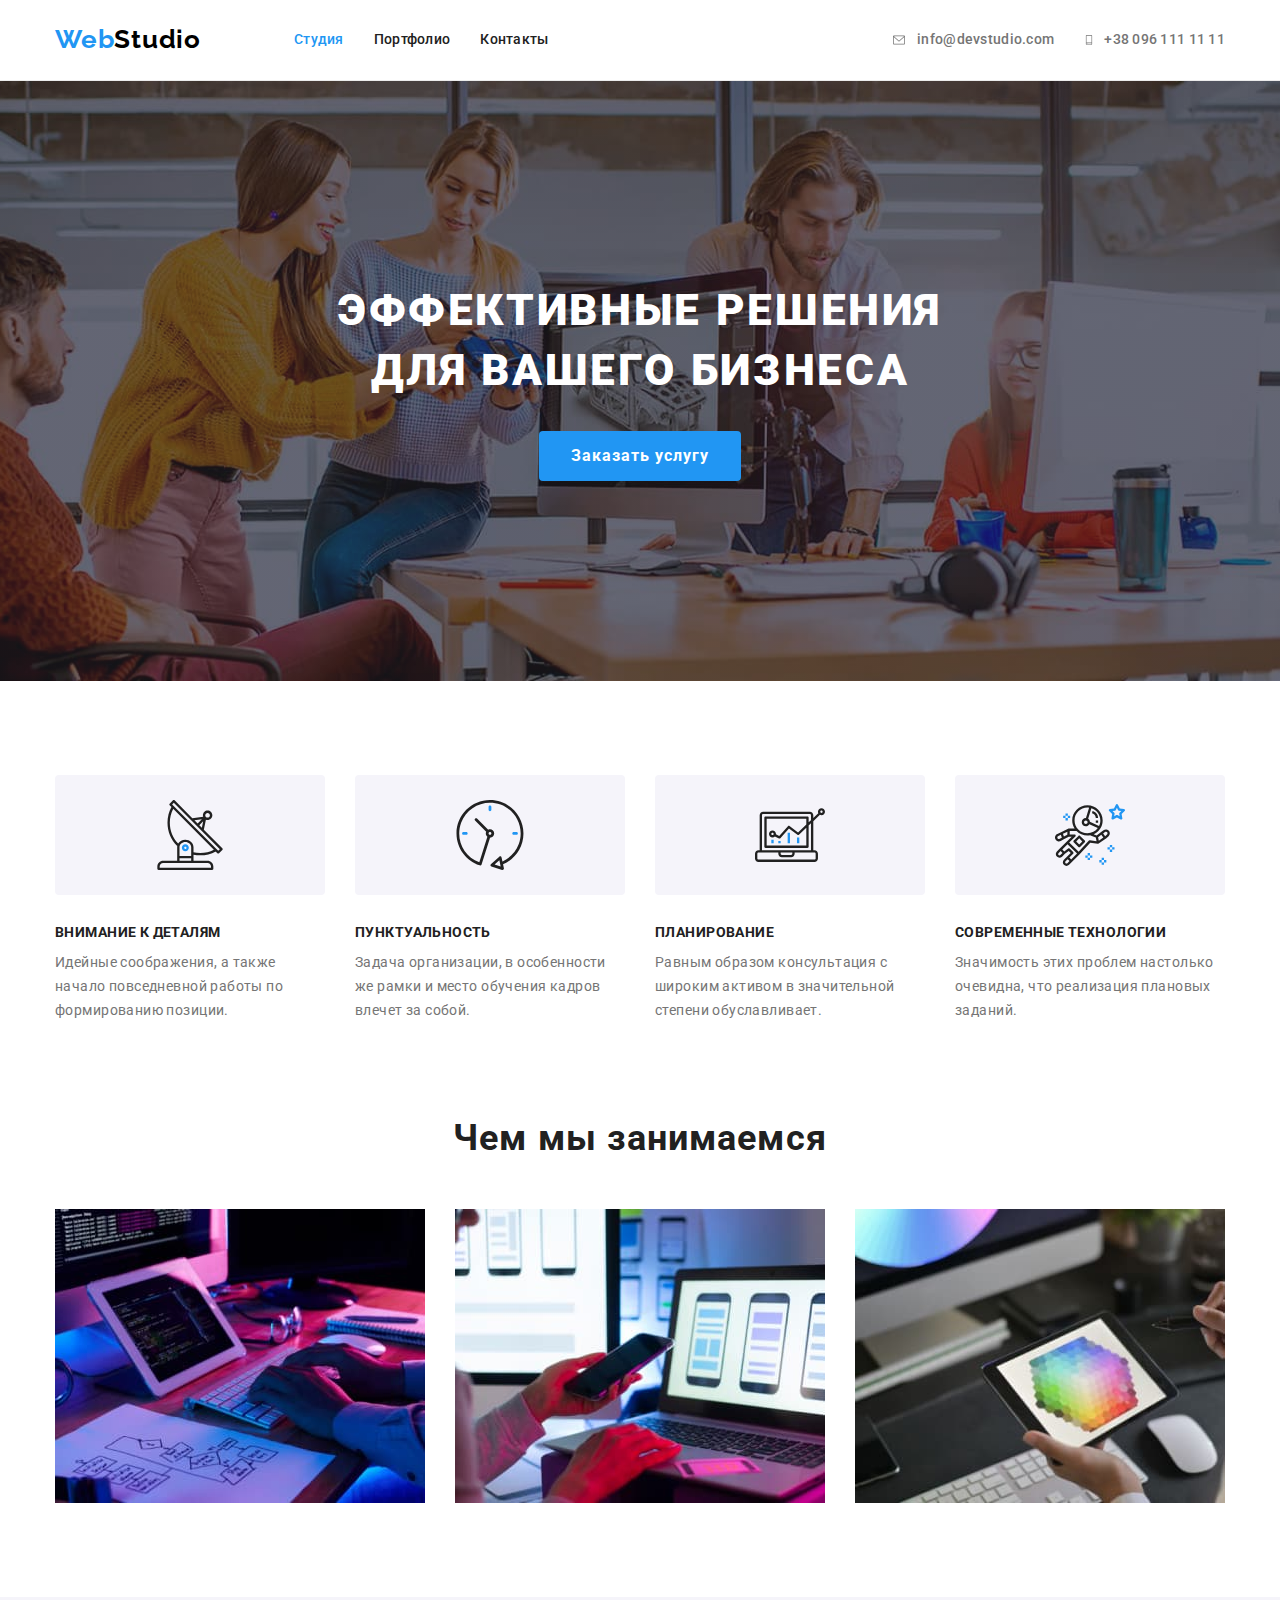
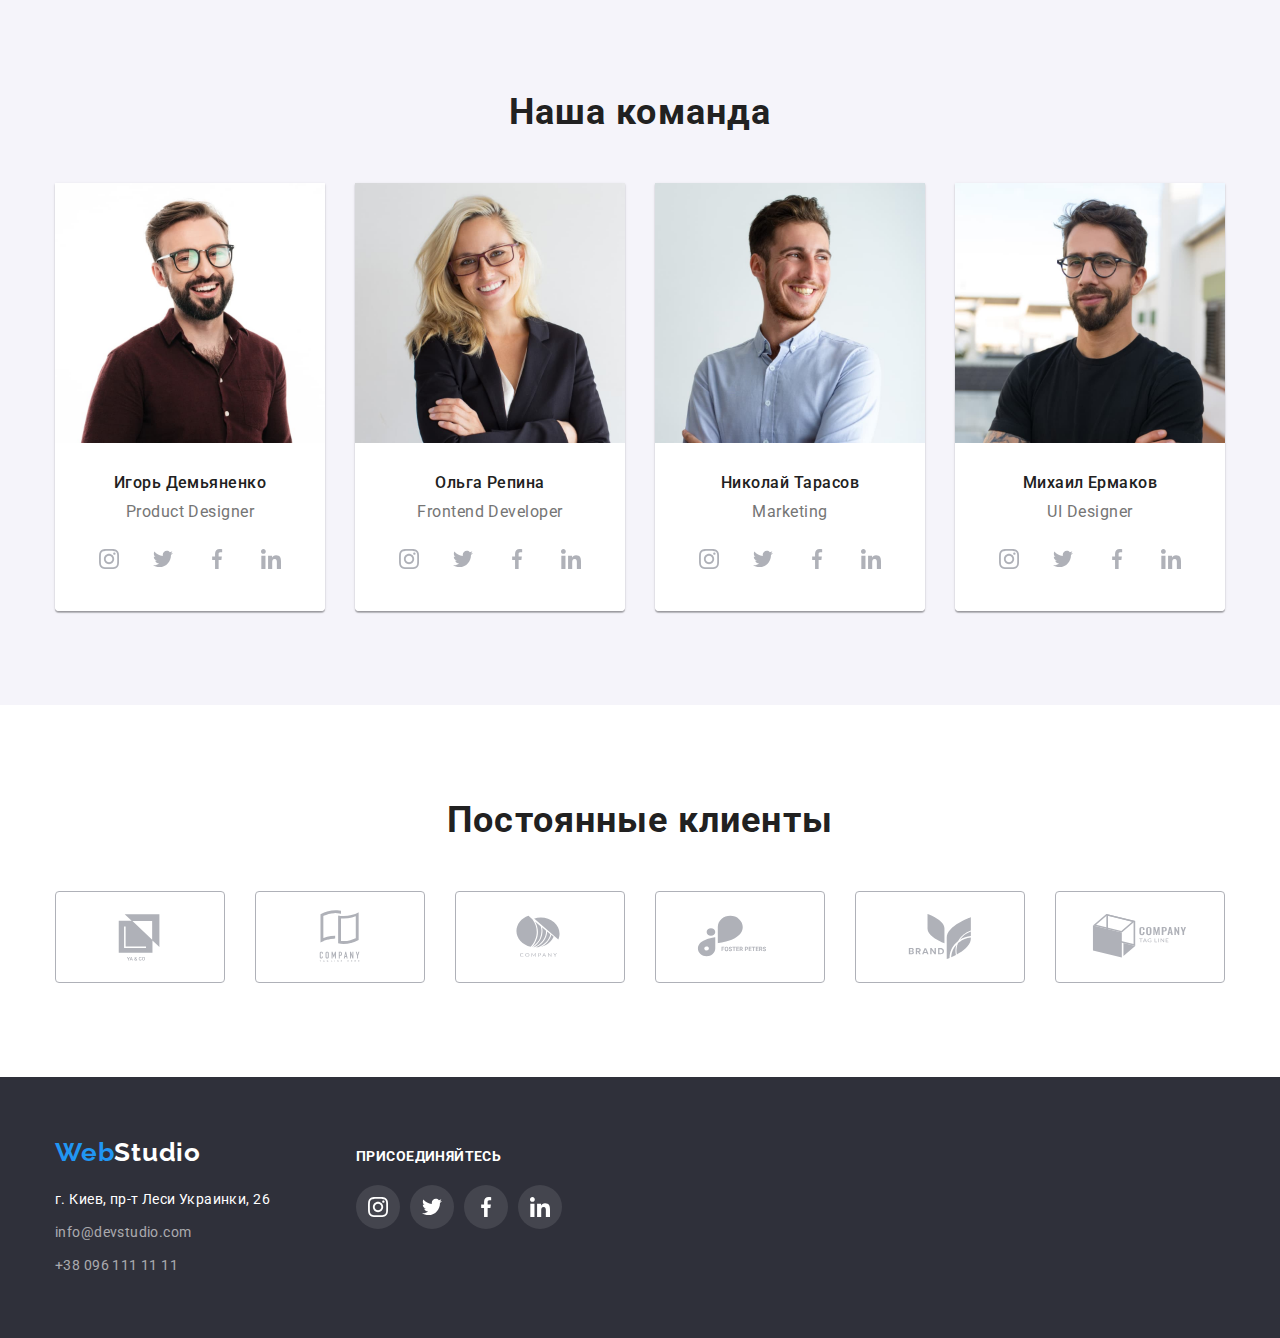
<file: index.html>
<!DOCTYPE html>
<html lang="ru">
  <head>
    <meta charset="utf-8" />
    <meta http-equiv="X-UA-Compatible" content="IE=edge" />
    <meta name="viewport" content="width=device-width, initial-scale=1.0" />
    <title>Студия</title>
    <link rel="preconnect" href="https://fonts.googleapis.com" />
    <link rel="preconnect" href="https://fonts.gstatic.com" crossorigin />
    <link
      href="https://fonts.googleapis.com/css2?family=Raleway:wght@700&family=Roboto:wght@400;500;700;900&display=swap"
      rel="stylesheet"
    />
    <link
      rel="stylesheet"
      href="https://cdn.jsdelivr.net/npm/modern-normalize@1.1.0/modern-normalize.min.css"
    />
    <link rel="stylesheet" href="./css/styles.css" />
  </head>
  <body>
    <!--Header-->
    <header class="header">
      <div class="header-section container">
        <nav class="page-nav">
          <a class="logo header-logo" lang="en" href="./index.html"
            >Web<span class="logo-part nav">Studio</span></a
          >
          <ul class="page-nav-list list">
            <li class="list-item">
              <a class="nav-item nav current" href="./index.html">Студия</a>
            </li>
            <li class="list-item">
              <a class="nav-item nav" href="./portfolio.html">Портфолио</a>
            </li>
            <li class="list-item">
              <a class="nav-item nav" href="#">Контакты</a>
            </li>
          </ul>
        </nav>
        <ul class="tel-mail list">
          <li class="list-item tel-mail-list-item">
            <a class="tel-mail-item nav" href="mailto:info@devstudio.com">
              <svg class="tel-mail-icon" width="16" height="12">
                <use href="./images/icons.svg#icon-envelope"></use>
              </svg>
              info@devstudio.com</a
            >
          </li>
          <li class="list-item tel-mail-list-item">
            <a class="tel-mail-item nav" href="tel:+380961111111">
              <svg class="tel-mail-icon" width="10" height="16">
                <use href="./images/icons.svg#icon-smartphone"></use></svg
              >+38 096 111 11 11</a
            >
          </li>
        </ul>
      </div>
    </header>
    <main>
      <!--Hero-->
      <section class="hero">
        <div class="container">
          <h1 class="hero-title">
            Эффективные решения <br />
            для вашего бизнеса
          </h1>
          <button class="hero-btn" type="button">Заказать услугу</button>
        </div>
      </section>
      <!--Privilege-->
      <section class="privilege section">
        <div class="container">
          <h2 class="visual-hidden">Наши привелегии</h2>
          <ul class="privilege-list list">
            <li class="privilege-item">
              <div class="privilege-icon-container">
                <svg class="privilege-icon" width="70" height="70">
                  <use href="./images/icons.svg#icon-antenna"></use>
                </svg>
              </div>
              <h3 class="privilege-title">Внимание к деталям</h3>
              <p class="privilege-text">
                Идейные соображения, а также начало повседневной работы по формированию позиции.
              </p>
            </li>
            <li class="privilege-item">
              <div class="privilege-icon-container">
                <svg class="privilege-icon" width="70" height="70">
                  <use href="./images/icons.svg#icon-clock"></use>
                </svg>
              </div>
              <h3 class="privilege-title">Пунктуальность</h3>
              <p class="privilege-text">
                Задача организации, в особенности же рамки и место обучения кадров влечет за собой.
              </p>
            </li>
            <li class="privilege-item">
              <div class="privilege-icon-container">
                <svg class="privilege-icon" width="70" height="70">
                  <use href="./images/icons.svg#icon-diagram"></use>
                </svg>
              </div>
              <h3 class="privilege-title">Планирование</h3>
              <p class="privilege-text">
                Равным образом консультация с широким активом в значительной степени обуславливает.
              </p>
            </li>
            <li class="privilege-item">
              <div class="privilege-icon-container">
                <svg class="privilege-icon" width="70" height="70">
                  <use href="./images/icons.svg#icon-astronaut"></use>
                </svg>
              </div>
              <h3 class="privilege-title">Современные технологии</h3>
              <p class="privilege-text">
                Значимость этих проблем настолько очевидна, что реализация плановых заданий.
              </p>
            </li>
          </ul>
        </div>
      </section>
      <!--Our Work-->
      <section class="section work-section">
        <div class="container">
          <h2 class="work-title">Чем мы занимаемся</h2>
          <ul class="work-list list">
            <li class="work-item">
              <a class="work-link" href="#"
                ><img src="./images/work/img-1.jpg" alt="Разработка сайта" width="370" height="294"
              /></a>
            </li>
            <li class="work-item">
              <a href="#"
                ><img
                  src="./images/work/img-2.jpg"
                  alt="Разработка мобильного приложения"
                  width="370"
                  height="294"
              /></a>
            </li>
            <li class="work-item">
              <a href="#"
                ><img src="./images/work/img-3.jpg" alt="Дизайн" width="370" height="294"
              /></a>
            </li>
          </ul>
        </div>
      </section>
      <!--Our Team-->
      <section class="team section">
        <div class="container">
          <h2 class="team-title">Наша команда</h2>
          <ul class="team-list list">
            <li class="team-item">
              <img src="./images/team/igor.jpg" alt="Сотрудник" width="270" height="260" />
              <div class="team-img-wrapper">
                <h3 class="team-caption">Игорь Демьяненко</h3>
                <p class="team-text" lang="en">Product Designer</p>
                <ul class="social-list list">
                  <li class="social-list-item">
                    <a href="#" class="social-list-link" target="_blank" rel="noopener noreferrer">
                      <svg class="social-list-icon" width="20" height="20">
                        <use href="./images/icons.svg#icon-instagram"></use>
                      </svg>
                    </a>
                  </li>
                  <li class="social-list-item">
                    <a href="" class="social-list-link" target="_blank" rel="noopener noreferrer">
                      <svg class="social-list-icon" width="20" height="20">
                        <use href="./images/icons.svg#icon-twitter"></use>
                      </svg>
                    </a>
                  </li>
                  <li class="social-list-item">
                    <a href="" class="social-list-link" target="_blank" rel="noopener noreferrer">
                      <svg class="social-list-icon" width="20" height="20">
                        <use href="./images/icons.svg#icon-facebook"></use>
                      </svg>
                    </a>
                  </li>
                  <li class="social-list-item">
                    <a href="" class="social-list-link" target="_blank" rel="noopener noreferrer">
                      <svg class="social-list-icon" width="20" height="20">
                        <use href="./images/icons.svg#icon-linkedin"></use>
                      </svg>
                    </a>
                  </li>
                </ul>
              </div>
            </li>
            <li class="team-item">
              <img src="./images/team/olga.jpg" alt="Сотрудник" width="270" height="260" />
              <div class="team-img-wrapper">
                <h3 class="team-caption">Ольга Репина</h3>
                <p class="team-text" lang="en">Frontend Developer</p>
                <ul class="social-list list">
                  <li class="social-list-item">
                    <a href="#" class="social-list-link" target="_blank" rel="noopener noreferrer">
                      <svg class="social-list-icon" width="20" height="20">
                        <use href="./images/icons.svg#icon-instagram"></use>
                      </svg>
                    </a>
                  </li>
                  <li class="social-list-item">
                    <a href="" class="social-list-link" target="_blank" rel="noopener noreferrer">
                      <svg class="social-list-icon" width="20" height="20">
                        <use href="./images/icons.svg#icon-twitter"></use>
                      </svg>
                    </a>
                  </li>
                  <li class="social-list-item">
                    <a href="" class="social-list-link" target="_blank" rel="noopener noreferrer">
                      <svg class="social-list-icon" width="20" height="20">
                        <use href="./images/icons.svg#icon-facebook"></use>
                      </svg>
                    </a>
                  </li>
                  <li class="social-list-item">
                    <a href="" class="social-list-link" target="_blank" rel="noopener noreferrer">
                      <svg class="social-list-icon" width="20" height="20">
                        <use href="./images/icons.svg#icon-linkedin"></use>
                      </svg>
                    </a>
                  </li>
                </ul>
              </div>
            </li>
            <li class="team-item">
              <img src="./images/team/nikolay.jpg" alt="Сотрудник" width="270" height="260" />
              <div class="team-img-wrapper">
                <h3 class="team-caption">Николай Тарасов</h3>
                <p class="team-text" lang="en">Marketing</p>
                <ul class="social-list list">
                  <li class="social-list-item">
                    <a href="#" class="social-list-link" target="_blank" rel="noopener noreferrer">
                      <svg class="social-list-icon" width="20" height="20">
                        <use href="./images/icons.svg#icon-instagram"></use>
                      </svg>
                    </a>
                  </li>
                  <li class="social-list-item">
                    <a href="" class="social-list-link" target="_blank" rel="noopener noreferrer">
                      <svg class="social-list-icon" width="20" height="20">
                        <use href="./images/icons.svg#icon-twitter"></use>
                      </svg>
                    </a>
                  </li>
                  <li class="social-list-item">
                    <a href="" class="social-list-link" target="_blank" rel="noopener noreferrer">
                      <svg class="social-list-icon" width="20" height="20">
                        <use href="./images/icons.svg#icon-facebook"></use>
                      </svg>
                    </a>
                  </li>
                  <li class="social-list-item">
                    <a href="" class="social-list-link" target="_blank" rel="noopener noreferrer">
                      <svg class="social-list-icon" width="20" height="20">
                        <use href="./images/icons.svg#icon-linkedin"></use>
                      </svg>
                    </a>
                  </li>
                </ul>
              </div>
            </li>
            <li class="team-item">
              <img src="./images/team/mikhail.jpg" alt="Сотрудник" width="270" height="260" />
              <div class="team-img-wrapper">
                <h3 class="team-caption">Михаил Ермаков</h3>
                <p class="team-text" lang="en">UI Designer</p>
                <ul class="social-list list">
                  <li class="social-list-item">
                    <a href="#" class="social-list-link" target="_blank" rel="noopener noreferrer">
                      <svg class="social-list-icon" width="20" height="20">
                        <use href="./images/icons.svg#icon-instagram"></use>
                      </svg>
                    </a>
                  </li>
                  <li class="social-list-item">
                    <a href="" class="social-list-link" target="_blank" rel="noopener noreferrer">
                      <svg class="social-list-icon" width="20" height="20">
                        <use href="./images/icons.svg#icon-twitter"></use>
                      </svg>
                    </a>
                  </li>
                  <li class="social-list-item">
                    <a href="" class="social-list-link" target="_blank" rel="noopener noreferrer">
                      <svg class="social-list-icon" width="20" height="20">
                        <use href="./images/icons.svg#icon-facebook"></use>
                      </svg>
                    </a>
                  </li>
                  <li class="social-list-item">
                    <a href="" class="social-list-link" target="_blank" rel="noopener noreferrer">
                      <svg class="social-list-icon" width="20" height="20">
                        <use href="./images/icons.svg#icon-linkedin"></use>
                      </svg>
                    </a>
                  </li>
                </ul>
              </div>
            </li>
          </ul>
        </div>
      </section>
      <!--clients-->
      <section class="section">
        <div class="container">
          <h2 class="clients-title">Постоянные клиенты</h2>
          <ul class="clients-list list">
            <li class="clients-list-item">
              <a class="clients-list-link" href="#" target="_blank" rel="noopener noreferrer">
                <svg class="clients-list-icon" width="41" height="46.7">
                  <use href="./images/icons.svg#icon-logo-one"></use></svg
              ></a>
            </li>
            <li class="clients-list-item">
              <a class="clients-list-link" href="#" target="_blank" rel="noopener noreferrer">
                <svg class="clients-list-icon" width="100" height="60">
                  <use href="./images/icons.svg#icon-logo-two"></use></svg
              ></a>
            </li>
            <li class="clients-list-item">
              <a class="clients-list-link" href="#" target="_blank" rel="noopener noreferrer">
                <svg class="clients-list-icon" width="106" height="60">
                  <use href="./images/icons.svg#icon-logo-three"></use></svg
              ></a>
            </li>
            <li class="clients-list-item">
              <a class="clients-list-link" href="#" target="_blank" rel="noopener noreferrer">
                <svg class="clients-list-icon" width="106" height="60">
                  <use href="./images/icons.svg#icon-logo-four"></use></svg
              ></a>
            </li>
            <li class="clients-list-item">
              <a class="clients-list-link" href="#" target="_blank" rel="noopener noreferrer">
                <svg class="clients-list-icon" width="106" height="60">
                  <use href="./images/icons.svg#icon-logo-five"></use></svg
              ></a>
            </li>
            <li class="clients-list-item">
              <a class="clients-list-link" href="#" target="_blank" rel="noopener noreferrer">
                <svg class="clients-list-icon" width="106" height="60">
                  <use href="./images/icons.svg#icon-logo-six"></use></svg
              ></a>
            </li>
          </ul>
        </div>
      </section>
    </main>
    <!--Footer-->
    <footer class="footer">
      <div class="container footer-flex-container">
        <div class="address-container">
          <a class="logo footer-logo" lang="en" href="./index.html"
            >Web<span class="logo-part logo-footer nav">Studio</span></a
          >
          <address class="address">
            <ul class="list">
              <li class="address-list-item">
                <a
                  class="footer-address nav"
                  href="https://goo.gl/maps/qk6RUcyFLgprMAsa7"
                  target="_blank"
                  rel="noopener noreferrer"
                >
                  г. Киев, пр-т Леси Украинки, 26
                </a>
              </li>
              <li class="address-list-item">
                <a class="footer-info nav" href="mailto:info@devstudio.com">info@devstudio.com</a>
              </li>
              <li class="address-list-item">
                <a class="footer-info nav" href="tel:+380961111111">+38 096 111 11 11</a>
              </li>
            </ul>
          </address>
        </div>
        <div class="footer-list-container">
          <p class="social-footer-text">присоединяйтесь</p>
          <ul class="social-list footer-list list">
            <li class="social-list-item footer-list">
              <a
                href="#"
                class="social-list-link footer-list"
                target="_blank"
                rel="noopener noreferrer"
              >
                <svg class="social-list-icon footer-list" width="20" height="20">
                  <use href="./images/icons.svg#icon-instagram"></use>
                </svg>
              </a>
            </li>
            <li class="social-list-item footer-list">
              <a
                href="#"
                class="social-list-link footer-list"
                target="_blank"
                rel="noopener noreferrer"
              >
                <svg class="social-list-icon footer-list" width="20" height="20">
                  <use href="./images/icons.svg#icon-twitter"></use>
                </svg>
              </a>
            </li>
            <li class="social-list-item footer-list">
              <a
                href="#"
                class="social-list-link footer-list"
                target="_blank"
                rel="noopener noreferrer"
              >
                <svg class="social-list-icon footer-list" width="20" height="20">
                  <use href="./images/icons.svg#icon-facebook"></use>
                </svg>
              </a>
            </li>
            <li class="social-list-item footer-list">
              <a
                href="#"
                class="social-list-link footer-list"
                target="_blank"
                rel="noopener noreferrer"
              >
                <svg class="social-list-icon footer-list" width="20" height="20">
                  <use href="./images/icons.svg#icon-linkedin"></use>
                </svg>
              </a>
            </li>
          </ul>
        </div>
      </div>
    </footer>
  </body>
</html>
</file>
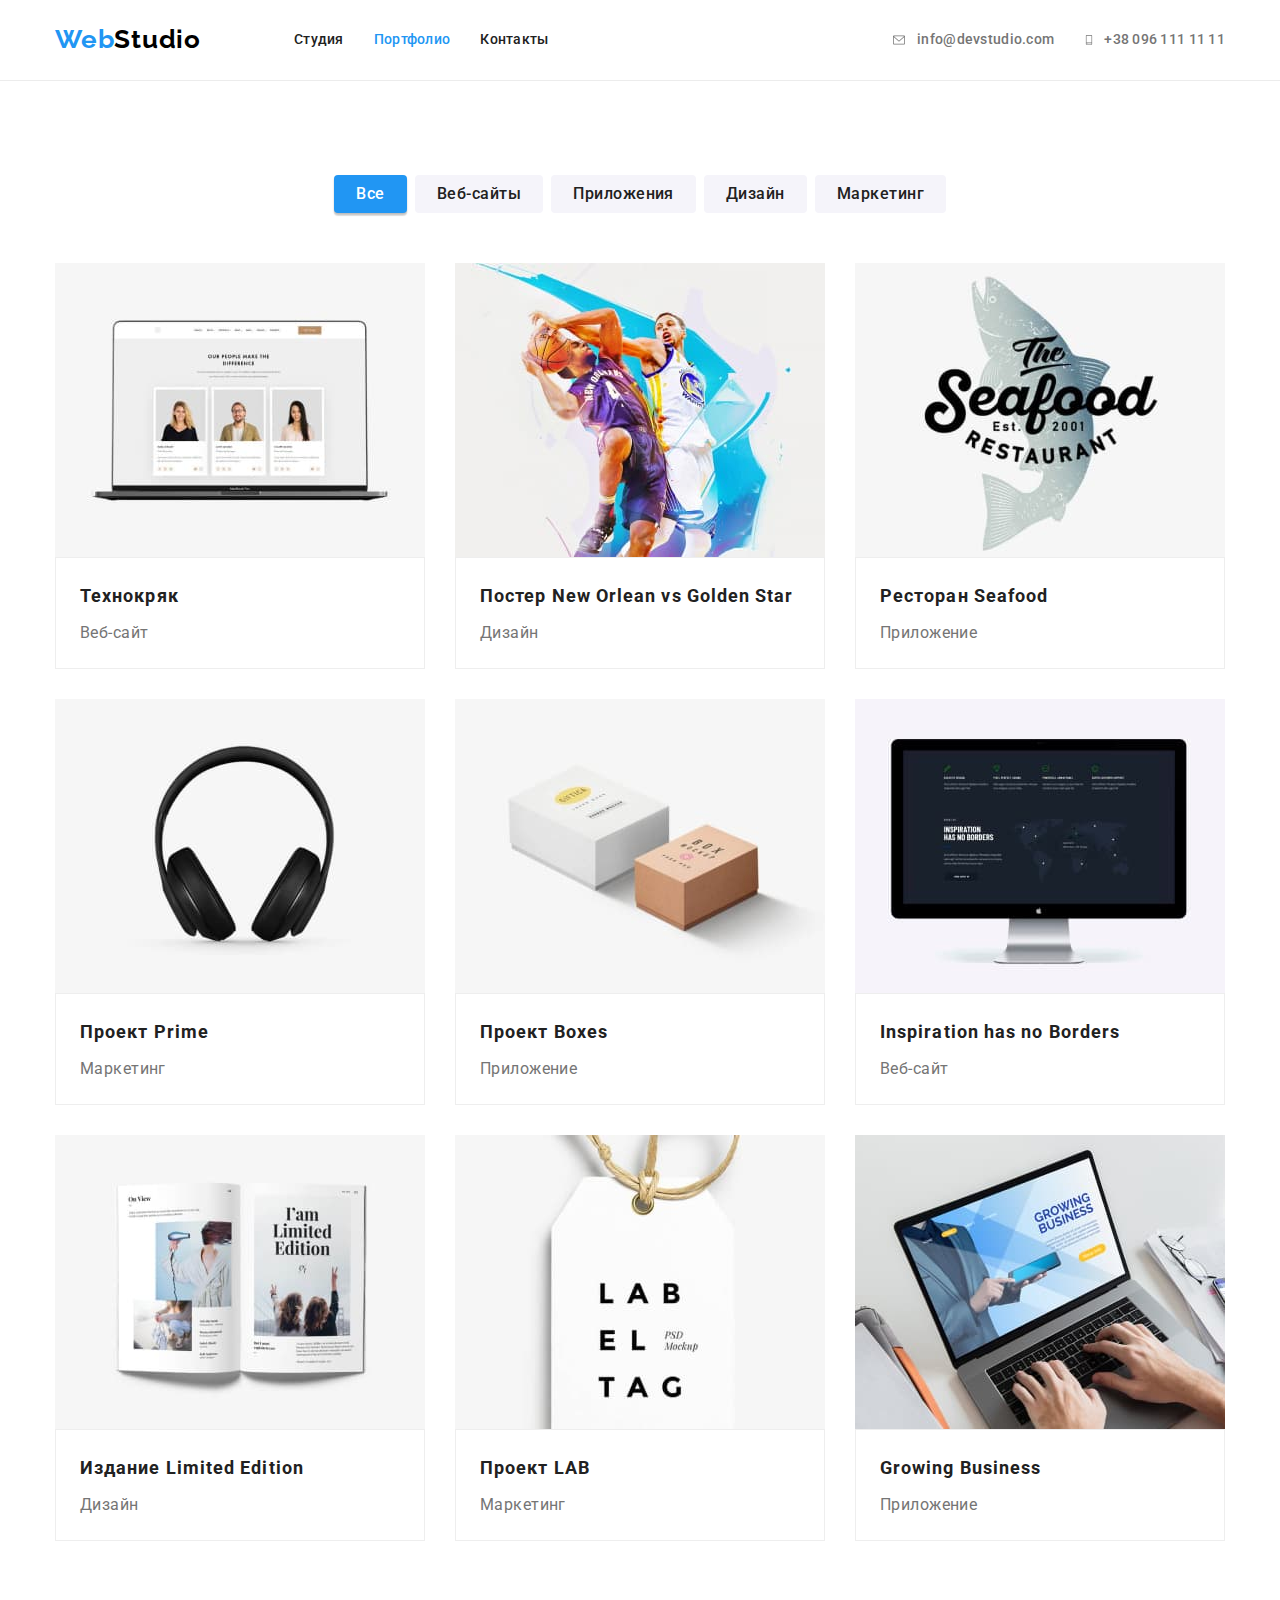
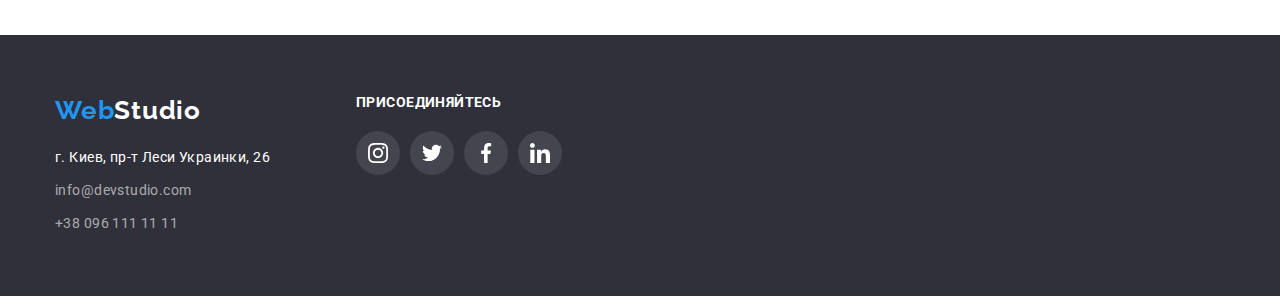
<file: portfolio.html>
<!DOCTYPE html>
<html lang="ru">
  <head>
    <meta charset="utf-8" />
    <meta http-equiv="X-UA-Compatible" content="IE=edge" />
    <meta name="viewport" content="width=device-width, initial-scale=1.0" />
    <title>Портфолио</title>
    <link rel="preconnect" href="https://fonts.googleapis.com" />
    <link rel="preconnect" href="https://fonts.gstatic.com" crossorigin />
    <link
      href="https://fonts.googleapis.com/css2?family=Raleway:wght@700&family=Roboto:wght@400;500;700;900&display=swap"
      rel="stylesheet"
    />
    <link
      rel="stylesheet"
      href="https://cdn.jsdelivr.net/npm/modern-normalize@1.1.0/modern-normalize.min.css"
    />
    <link rel="stylesheet" href="./css/styles.css" />
  </head>
  <body>
    <!--Header-->
    <header class="header">
      <div class="header-section container">
        <nav class="page-nav">
          <a class="logo header-logo" lang="en" href="./index.html"
            >Web<span class="logo-part nav">Studio</span></a
          >
          <ul class="page-nav-list list">
            <li class="list-item">
              <a class="nav-item nav" href="./index.html">Студия</a>
            </li>
            <li class="list-item">
              <a class="nav-item nav current" href="./portfolio.html">Портфолио</a>
            </li>
            <li class="list-item">
              <a class="nav-item nav" href="#">Контакты</a>
            </li>
          </ul>
        </nav>
        <ul class="tel-mail list">
          <li class="list-item tel-mail-list-item">
            <a class="tel-mail-item nav" href="mailto:info@devstudio.com">
              <svg class="tel-mail-icon" width="16" height="12">
                <use href="./images/icons.svg#icon-envelope"></use>
              </svg>
              info@devstudio.com</a
            >
          </li>
          <li class="list-item tel-mail-list-item">
            <a class="tel-mail-item nav" href="tel:+380961111111">
              <svg class="tel-mail-icon" width="10" height="16">
                <use href="./images/icons.svg#icon-smartphone"></use></svg
              >+38 096 111 11 11</a
            >
          </li>
        </ul>
      </div>
    </header>
    <main>
      <section class="filter section">
        <div class="container">
          <h1 class="visual-hidden">Наши работы</h1>
          <ul class="filter-list list">
            <li class="filter-list-item">
              <button class="filter-btn current" type="button">Все</button>
            </li>
            <li class="filter-list-item">
              <button class="filter-btn" type="button">Веб-сайты</button>
            </li>
            <li class="filter-list-item">
              <button class="filter-btn" type="button">Приложения</button>
            </li>
            <li class="filter-list-item">
              <button class="filter-btn" type="button">Дизайн</button>
            </li>
            <li class="filter-list-item">
              <button class="filter-btn" type="button">Маркетинг</button>
            </li>
          </ul>

          <ul class="gallery-section list">
            <li class="gallery-item">
              <a class="gallery-list block" href="#">
                <img
                  src="./images/portfolio/portfolio1.jpg"
                  alt="Экран открытого ноутбука"
                  width="370"
                  height="294"
                />
                <div class="gallery-img-wrapper">
                  <h2 class="gallery-titel">Технокряк</h2>
                  <p class="gallery-text">Веб-сайт</p>
                </div>
              </a>
            </li>
            <li class="gallery-item">
              <a class="gallery-list" href="#">
                <img
                  src="./images/portfolio/portfolio2.jpg"
                  alt="Баскетбалисты"
                  width="370"
                  height="294"
                />
                <div class="gallery-img-wrapper">
                  <h2 class="gallery-titel">Постер New Orlean vs Golden Star</h2>
                  <p class="gallery-text">Дизайн</p>
                </div>
              </a>
            </li>
            <li class="gallery-item">
              <a class="gallery-list" href="#">
                <img
                  src="./images/portfolio/portfolio3.jpg"
                  alt="Логотип ресторана морепродуктов"
                  width="370"
                  height="294"
                />
                <div class="gallery-img-wrapper">
                  <h2 class="gallery-titel">Ресторан Seafood</h2>
                  <p class="gallery-text">Приложение</p>
                </div>
              </a>
            </li>
            <li class="gallery-item">
              <a class="gallery-list" href="#">
                <img
                  src="./images/portfolio/portfolio4.jpg"
                  alt="Наушники"
                  width="370"
                  height="294"
                />
                <div class="gallery-img-wrapper">
                  <h2 class="gallery-titel">Проект Prime</h2>
                  <p class="gallery-text">Маркетинг</p>
                </div>
              </a>
            </li>
            <li class="gallery-item">
              <a class="gallery-list" href="#">
                <img
                  src="./images/portfolio/portfolio5.jpg"
                  alt="Две коробки"
                  width="370"
                  height="294"
                />
                <div class="gallery-img-wrapper">
                  <h2 class="gallery-titel">Проект Boxes</h2>
                  <p class="gallery-text">Приложение</p>
                </div>
              </a>
            </li>
            <li class="gallery-item">
              <a class="gallery-list" href="#">
                <img
                  src="./images/portfolio/portfolio6.jpg"
                  alt="Монитор"
                  width="370"
                  height="294"
                />
                <div class="gallery-img-wrapper">
                  <h2 class="gallery-titel">Inspiration has no Borders</h2>
                  <p class="gallery-text">Веб-сайт</p>
                </div>
              </a>
            </li>
            <li class="gallery-item">
              <a class="gallery-list" href="#">
                <img
                  src="./images/portfolio/portfolio7.jpg"
                  alt="Открытый журнал"
                  width="370"
                  height="294"
                />
                <div class="gallery-img-wrapper">
                  <h2 class="gallery-titel">Издание Limited Edition</h2>
                  <p class="gallery-text">Дизайн</p>
                </div>
              </a>
            </li>
            <li class="gallery-item">
              <a class="gallery-list" href="#">
                <img
                  src="./images/portfolio/portfolio8.jpg"
                  alt="Бирка от одежды"
                  width="370"
                  height="294"
                />
                <div class="gallery-img-wrapper">
                  <h2 class="gallery-titel">Проект LAB</h2>
                  <p class="gallery-text">Маркетинг</p>
                </div>
              </a>
            </li>
            <li class="gallery-item">
              <a class="gallery-list" href="#">
                <img
                  src="./images/portfolio/portfolio9.jpg"
                  alt="Ноутбук"
                  width="370"
                  height="294"
                />
                <div class="gallery-img-wrapper">
                  <h2 class="gallery-titel">Growing Business</h2>
                  <p class="gallery-text">Приложение</p>
                </div>
              </a>
            </li>
          </ul>
        </div>
      </section>
    </main>
    <!--Footer-->
    <footer class="footer">
      <div class="container flex-container">
        <div class="address-container">
          <a class="logo footer-logo" lang="en" href="./index.html"
            >Web<span class="logo-part logo-footer nav">Studio</span></a
          >
          <address class="address">
            <ul class="list">
              <li class="address-list-item">
                <a
                  class="footer-address nav"
                  href="https://goo.gl/maps/qk6RUcyFLgprMAsa7"
                  target="_blank"
                  rel="noopener noreferrer"
                >
                  г. Киев, пр-т Леси Украинки, 26
                </a>
              </li>
              <li class="address-list-item">
                <a class="footer-info nav" href="mailto:info@devstudio.com">info@devstudio.com</a>
              </li>
              <li class="address-list-item">
                <a class="footer-info nav" href="tel:+380961111111">+38 096 111 11 11</a>
              </li>
            </ul>
          </address>
        </div>
        <div class="footer-list-container">
          <p class="social-footer-text">присоединяйтесь</p>
          <ul class="social-list footer-list list">
            <li class="social-list-item footer-list">
              <a
                href="#"
                class="social-list-link footer-list"
                target="_blank"
                rel="noopener noreferrer"
              >
                <svg class="social-list-icon footer-list" width="20" height="20">
                  <use href="./images/icons.svg#icon-instagram"></use>
                </svg>
              </a>
            </li>
            <li class="social-list-item footer-list">
              <a
                href="#"
                class="social-list-link footer-list"
                target="_blank"
                rel="noopener noreferrer"
              >
                <svg class="social-list-icon footer-list" width="20" height="20">
                  <use href="./images/icons.svg#icon-twitter"></use>
                </svg>
              </a>
            </li>
            <li class="social-list-item footer-list">
              <a
                href="#"
                class="social-list-link footer-list"
                target="_blank"
                rel="noopener noreferrer"
              >
                <svg class="social-list-icon footer-list" width="20" height="20">
                  <use href="./images/icons.svg#icon-facebook"></use>
                </svg>
              </a>
            </li>
            <li class="social-list-item footer-list">
              <a
                href="#"
                class="social-list-link footer-list"
                target="_blank"
                rel="noopener noreferrer"
              >
                <svg class="social-list-icon footer-list" width="20" height="20">
                  <use href="./images/icons.svg#icon-linkedin"></use>
                </svg>
              </a>
            </li>
          </ul>
        </div>
      </div>
    </footer>
  </body>
</html>
</file>
<file: css/styles.css>
:root {
--primary-text-color: #212121;
--secondary-text-color: #757575;
--acsent-text-color: #2196F3; 
--primary-white-color: #ffffff;
--secondary-background-color: #2F303A;
}
h1,
h2,
h3,
h4,
h5,
h6,
 p {
     margin-top: 0;
     margin-bottom: 0;
 }

 ul,
 ol {
     margin-top: 0;
     margin-bottom: 0;
     padding-left: 0;
 }
 
 img {
     display: block;
 }

 body {
     background-color: var(--primary-white-color);
     font-family: 'Roboto', sans-serif; 
     font-size: 14px;
     letter-spacing: 0.03em; 
     color: var(--primary-text-color);   
 }

 .container {
     box-sizing: border-box;
     width: 1200px;
     padding-left: 15px;
     padding-right: 15px;
     margin-left: auto;
     margin-right: auto;
 }

 .list {
     list-style: none;
 }

  


/* header nav */
.header {
    border-bottom: 1px solid #ECECEC;
}

 .header-section {
     display: flex;
     align-items: center;
 }

  .page-nav,
  .flex-container {
     display: flex;
 }

  /* Logo */
 .logo {
     display: block;   
     font-family: 'Raleway', sans-serif;
     font-weight: 700;
     font-size: 26px;
     line-height: 1.19; 
     letter-spacing: 0.03em;
     text-decoration: none;    
     color: var(--acsent-text-color)
  } 
   .logo.header-logo {
      padding-top: 24px;
      padding-bottom: 25px; 
  } 

 .logo-part {
     color: #000000;
    
  }

 .logo-footer {
     color: var(--primary-white-color);
 }

 .page-nav-list {
     display: flex; 
     margin-left: 93px;
 } 

 .list-item + .list-item {
     margin-left: 30px;
 }

 .nav-item {
     display: block;
     padding-top: 32px;
     padding-bottom: 32px;
     font-weight: 500;
     line-height: 1.14;
     letter-spacing: 0.02em;  
     color: var(--primary-text-color);
     text-decoration: none;  
 }

 .nav-item.current {
     color: var(--acsent-text-color);
 }

 .nav:hover,
 .nav:focus {
     color: var(--acsent-text-color); 
 }

 .tel-mail {
     display: flex;
     margin-left: auto;
 }

 .tel-mail-item {
     display: flex;
     align-items: center;
     padding-top: 32px;
     padding-bottom: 32px;
     font-weight: 500;
     line-height: 1.14;
     letter-spacing: 0.02em;
     color: var(--secondary-text-color);
     text-decoration: none;
 }

   .tel-mail .list-item {
       display: flex;
       align-items: center;
   }

   
 .tel-mail-icon {
     fill: currentColor;
     margin-right: 10px; 
 }


  /*hero*/

 .footer
 {
    background-color: var(--secondary-background-color);
 }
 

 .hero {
     padding-top: 200px;
     padding-bottom: 200px;
     max-width: 1600px;    
     text-align: center;
     margin-left: auto;
     margin-right: auto;     
     background-image: 
     linear-gradient(to right, rgba(47, 48, 58, 0.4), rgba(47, 48, 58, 0.4)),
     url(../images/hero/hero.jpg);     
     background-repeat: no-repeat;
     background-size: cover;
     background-position: center;
     background-color: #C4C4C4;
 }

 .hero-title {
     margin-bottom: 30px;
     font-weight: 900;
     font-size: 44px;
     line-height: 1.36;
     letter-spacing: 0.06em;
     text-transform: uppercase;
     color: var(--primary-white-color);
 }
   
 .hero-btn {
     padding: 10px 32px;
     min-width: 200px;
     font-family: 'Roboto';
     font-weight: 700;
     font-size: 16px;
     line-height: 1.88;
     text-align: center;
     letter-spacing: 0.06em;
     color: var(--primary-white-color);
     background-color: var(--acsent-text-color);
     cursor: pointer;
     border-radius: 4px;
     border: 0px solid transparent;
 }

      /* privilege */
 .section {
     padding-top: 94px;
     padding-bottom: 94px;
 }

 .visual-hidden {
     position: absolute;
     width: 1px;
     height: 1px;
     margin: -1px;
     border: 0;
     padding: 0;    
     white-space: nowrap;
     clip-path: inset(100%);
     clip: rect(0 0 0 0);
     overflow: hidden;
 } 

 .privilege-list {
     display: flex;   
     
 }

 .privilege-item,
 .team-item  {
    flex-basis: calc((100% - 90px) / 4);
 }


 .privilege-item:not(:last-child),
 .team-item:not(:last-child) {
     margin-right: 30px;
 }
 
 .privilege-item {
     width: 270px;
 }

 .privilege-title {
     margin-bottom: 10px;
     margin-top: 30px;
     font-size: 14px;
     font-weight: 700;
     line-height: 1.14;
     text-transform: uppercase;        
 }

 .privilege-text {        
     line-height: 1.71;
     color: var(--secondary-text-color);
    
 }

 .privilege-icon-container {
    min-height: 120px;
    display: flex;
    justify-content: center;
    align-items: center;
    background: #F5F4FA;
    border-radius: 4px;
 }


 /* Our Work */
 .work-section {
      padding-top: 0px;
 }


 .team-title,
 .work-title,
 .clients-title { 
     margin-bottom: 50px;   
     font-size: 36px;
     line-height: 1.17;
     letter-spacing: 0.03em;
     text-align: center;
 }


 .work-list,
 .team-list {
     display: flex;
 }

 .work-link {
     display: block;
 }
 .work-item {
     flex-basis: calc((100% - 60px) / 3);
     margin-right: 30px;      
 }

 .work-item:last-child {
    margin-right: 0px;
 }

  /* Our Team */
 .team {
     background-color: #F5F4FA;
 }

 .team-item {
    box-shadow: 0px 1px 3px rgba(0, 0, 0, 0.12), 0px 1px 1px rgba(0, 0, 0, 0.14), 0px 2px 1px rgba(0, 0, 0, 0.2);
    border-radius: 0px 0px 4px 4px;
}

 .team-img-wrapper {
     padding-top: 30px;
     padding-bottom: 30px;
     background-color: #FFFFFF;
     border-radius: 0px 0px 4px 4px;
 }

 .team-caption {
     margin-bottom: 10px;
     font-weight: 500;
     font-size: 16px;
     line-height: 1.19;
     letter-spacing: 0.03em;
     text-align: center;
 }

 .team-text {
     font-size: 16px;
     line-height: 1.19;
     letter-spacing: 0.03em;
     color: var(--secondary-text-color);
     text-align: center;
     margin-bottom: 16px;
 }


 .social-list,
 .clients-list {
    display: flex;
    justify-content: center;   
  }
  
  .social-list-item:not(:last-child) {
    margin-right: 10px;
  }
  
  .social-list-link {
    display: flex;
    align-items: center;
    justify-content: center;
    width: 44px;
    height: 44px;
    border-radius: 50%;
    background-color: var(--primary-white-color);
    color: #AFB1B8; 
  }
  
  .social-list-icon {
   fill: currentColor;   
  }
  
  .social-list-link:hover,
  .social-list-link:focus,
  .social-list-link.footer-list:hover,
  .social-list-link.footer-list:focus  {
    color: var(--primary-white-color);
    background-color: var(--acsent-text-color);
  }

    /* clients */

     .clients-list-item:not(:last-child) {
        margin-right: 30px;
      }
      
      .clients-list-link {
        display: flex;
        align-items: center;
        justify-content: center;
        width: 170px;
        height: 92px;
        border: 1px solid #AFB1B8;
        border-radius: 4px;
        background-color: var(--primary-white-color);
        color: #AFB1B8; 
      }
      
      .clients-list-icon {
        width: 106px;
        height: 60px;
        fill: currentColor;       
      }
      
      .clients-list-link:hover,
      .clients-list-link:focus  {
        color: var(--acsent-text-color);
        border: 1px solid var(--acsent-text-color);
      }    

    /* footer */
     .footer {
        padding-top: 60px;
        padding-bottom: 60px;
     }

         .footer-flex-container {
             display: flex;
             align-items: baseline;
         }


     .footer-list-container
        {
            margin-left: 70px;
        }


     .address {
      margin-top: 20px;
      min-width: 231px;
     }

     .footer-address {
        font-style: normal;
        line-height: 1.71;
        color: var(--primary-white-color);
        text-decoration: none;
     }
      .address-list-item:not(:last-child) {
        margin-bottom: 9px;
        display: block;
      }
       
     .footer-info {
       font-style: normal;
       line-height: 1.71;
       color: rgba(255, 255, 255, 0.6);
       text-decoration: none;
       }

          .social-footer-text {       
                font-weight: 700;
                line-height: 1.14;
                letter-spacing: 0.03em;
                text-transform: uppercase;
                color: var(--primary-white-color);
                margin-bottom: 20px;
          }
        
          .social-list-link.footer-list {                      
             background: rgba(255, 255, 255, 0.1);
             color: var(--primary-white-color);
        }
        
                               


      /* privilage */

      /* filter */
     .filter-list {
       display: flex;
       justify-content: center ;
       margin-bottom: 50px;
       align-items: center;
      }

.filter-list-item:not(:last-child) {
 margin-right: 8px;
}


.filter-btn {
    padding: 6px 22px;
    min-width: 73px;
    font-family: 'Roboto';
    font-weight: 500;
    font-size: 16px;
    line-height: 1.62;
    letter-spacing: 0.03em;
    text-align: center;
    color: var(--primary-text-color);
    background: #F5F4FA;
    cursor: pointer;
    border: 0px solid transparent;
    border-radius: 4px;
}



.filter-btn:hover,
.filter-btn:focus {  
        color: var(--primary-white-color);
        background: var(--acsent-text-color);
        box-shadow: 0px 3px 1px rgba(0, 0, 0, 0.1),
                0px 1px 2px rgba(0, 0, 0, 0.08),
                0px 2px 2px rgba(0, 0, 0, 0.12);
}


.filter-btn.current {
color: var(--primary-white-color);
background: var(--acsent-text-color);
box-shadow: 0px 3px 1px rgba(0, 0, 0, 0.1),
        0px 1px 2px rgba(0, 0, 0, 0.08),
        0px 2px 2px rgba(0, 0, 0, 0.12);
}


/* gallery */
 .gallery-section {
     display: flex;
     flex-wrap: wrap; 
     align-items: flex-start;    
 }
 

 .gallery-list {
     text-decoration: none;
     display: block;
 }  

 .gallery-list:hover,
 .gallery-list:focus {
    box-shadow: 0px 1px 1px rgba(0, 0, 0, 0.12), 0px 4px 4px rgba(0, 0, 0, 0.06), 1px 4px 6px rgba(0, 0, 0, 0.16);
 }
 


 .gallery-item {   
    flex-basis: calc((100% - 60px) / 3);
    margin-right: 30px;  
    margin-bottom: 30px;
     }
     

 .gallery-item:nth-child(3n) {
     margin-right: 0px;
 }

 .gallery-item:nth-last-child(-n+3) {
    margin-bottom: 0px;
 }

 .gallery-titel { 
     margin-bottom: 4px;  
     font-weight: 700;
     font-size: 18px;
     line-height: 2;   
     letter-spacing: 0.06em;    
     color: var(--primary-text-color);
 }



 .gallery-text {    
     font-size: 16px;
     line-height: 1.88;           
     color: var(--secondary-text-color); 
     text-decoration: none;       
 }
     

    .gallery-img-wrapper {
        padding: 20px 24px;
        min-width: 370px;
        background: #FFFFFF;
        border: 1px solid #EEEEEE;
    }
</file>
